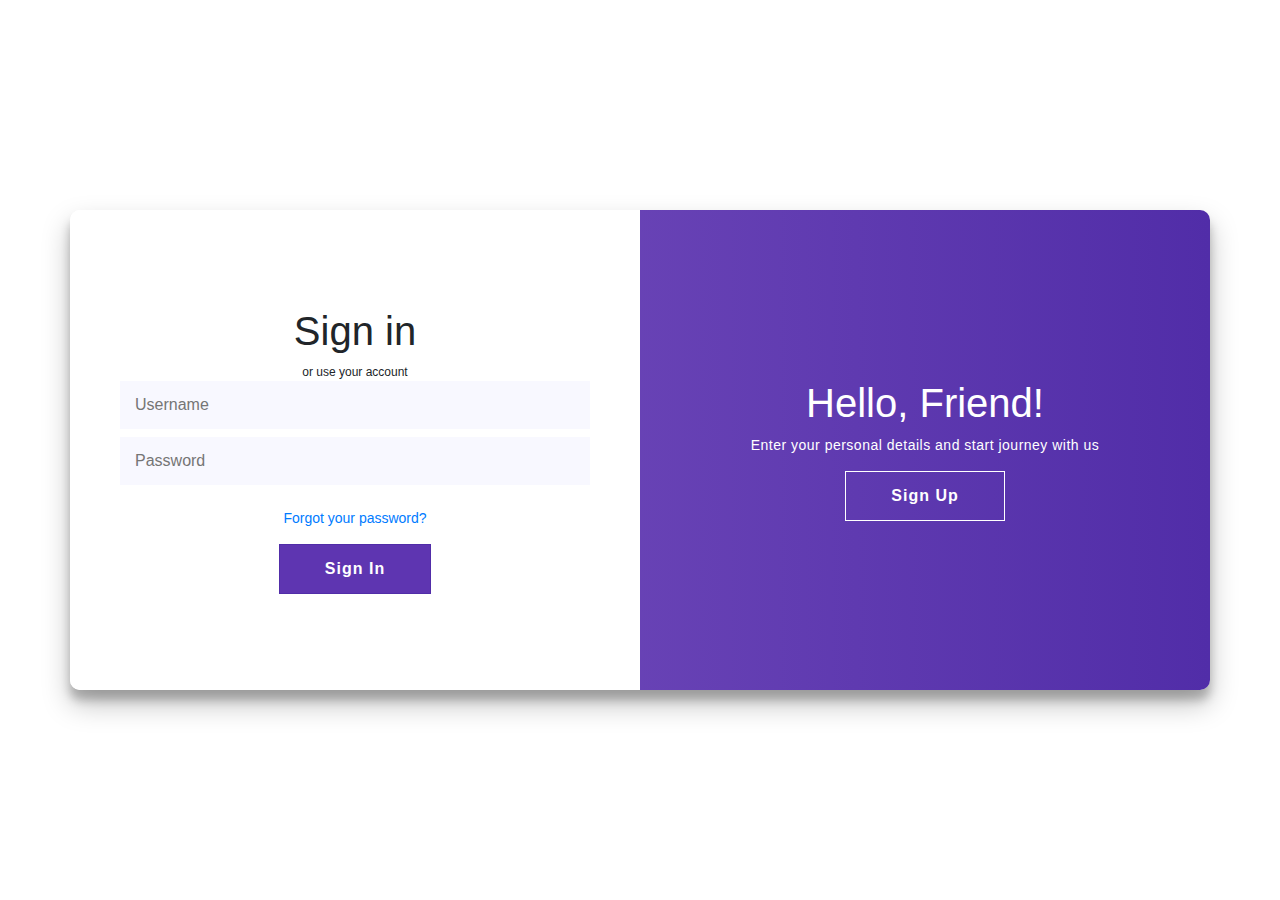
<file: src/main/resources/public/login.html>
<!DOCTYPE html>
<html>
<head>
    <meta charset="UTF-8" />
    <meta name="viewport" content="width=device-width, initial-scale=1.0" />
    <link rel="stylesheet" href="css/login.css">
    <!-- Compiled and minified CSS -->
    <link rel="stylesheet" href="https://maxcdn.bootstrapcdn.com/bootstrap/4.0.0/css/bootstrap.min.css" integrity="sha384-Gn5384xqQ1aoWXA+058RXPxPg6fy4IWvTNh0E263XmFcJlSAwiGgFAW/dAiS6JXm" crossorigin="anonymous">
    <!-- Compiled and minified JavaScript -->
    <link rel="stylesheet" href="https://maxcdn.bootstrapcdn.com/font-awesome/4.5.0/css/font-awesome.min.css">
    <link rel="stylesheet" href="https://use.fontawesome.com/releases/v5.0.8/css/all.css" integrity="sha384-3AB7yXWz4OeoZcPbieVW64vVXEwADiYyAEhwilzWsLw+9FgqpyjjStpPnpBO8o8S" crossorigin="anonymous">
    <script src="https://code.jquery.com/jquery-3.2.1.slim.min.js" integrity="sha384-KJ3o2DKtIkvYIK3UENzmM7KCkRr/rE9/Qpg6aAZGJwFDMVNA/GpGFF93hXpG5KkN" crossorigin="anonymous"></script>
    <script src="https://cdnjs.cloudflare.com/ajax/libs/popper.js/1.12.9/umd/popper.min.js" integrity="sha384-ApNbgh9B+Y1QKtv3Rn7W3mgPxhU9K/ScQsAP7hUibX39j7fakFPskvXusvfa0b4Q" crossorigin="anonymous"></script>
    <script src="https://maxcdn.bootstrapcdn.com/bootstrap/4.0.0/js/bootstrap.min.js" integrity="sha384-JZR6Spejh4U02d8jOt6vLEHfe/JQGiRRSQQxSfFWpi1MquVdAyjUar5+76PVCmYl" crossorigin="anonymous"></script>
    <title>USER REGISTRATION AND LOGIN</title>
</head>

<body>
<!-- Start of Container -->
<div class="container" id="container">
    <div class="form-container sign-up-container">
        <form action="#" name="signupForm">
            <h1>Create Account</h1>
            <span>or use your email for registration</span>
            <input type="text" name="displayName" placeholder="Display Name"/>
            <input type="text"  name="username" placeholder="username"/>
            <input type="password" name="password" placeholder="Password"/>
            <button>Sign Up</button>
        </form>
    </div>
    <div class="form-container sign-in-container">
        <form method="post" action="/performLogin">
            <h1>Sign in</h1>
            <span>or use your account</span>
            <input type="text" placeholder="Username" name="username" />
            <input type="password" placeholder="Password" name="password"/>
            <a href="#">Forgot your password?</a>
            <button>Sign In</button>
        </form>
    </div>
    <div class="overlay-container">
        <div class="overlay">
            <div class="overlay-panel overlay-left">
                <h1>Welcome to ProtoChat</h1>
                <p>To keep connected with us please login with your personal info</p>
                <button class="btnStyle" id="signIn">Sign In</button>
            </div>
            <div class="overlay-panel overlay-right">
                <h1>Hello, Friend!</h1>
                <p>Enter your personal details and start journey with us</p>
                <button class="btnStyle" id="signUp">Sign Up</button>
            </div>
        </div>
    </div>
</div>
<!-- End of Container -->
<script src="js/login.js"></script>
</body>
</html>
</file>
<file: src/main/resources/public/css/login.css>
@import url('https://fonts.googleapis.com/css?family=Montserrat:400,800');

* {
    box-sizing: border-box;
}

body {
    background: #f6f5f7;
    display: flex;
    justify-content: center;
    align-items: center;
    flex-direction: column;
    font-family: 'Montserrat', sans-serif;
    height: 100vh;
    margin: -20px 0 50px;
}

h1 {
    font-weight: bold;
    margin: 0;
}

h2 {
    text-align: center;
}

p {
    font-size: 14px;
    font-weight: 100;
    line-height: 20px;
    letter-spacing: 0.5px;
    margin: 20px 0 30px;
}

span {
    font-size: 12px;
}

a {
    color: #333;
    font-size: 14px;
    text-decoration: none;
    margin: 15px 0;
}

button {
    border-radius: 20px;
    border: 1px solid #512da8;
    background-color: #5e35b1;
    color: #FFFFFF;
    font-size: 12px;
    font-weight: bold;
    padding: 12px 45px;
    letter-spacing: 1px;
    text-transform: uppercase;
    transition: transform 80ms ease-in;
}

button:active {
    transform: scale(0.95);
}

button:focus {
    outline: none;
}

button.btnStyle {
    background-color: transparent;
    border-color: #FFFFFF;
}

form {
    background-color: #FFFFFF;
    display: flex;
    align-items: center;
    justify-content: center;
    flex-direction: column;
    padding: 0 50px;
    height: 100%;
    text-align: center;
}

input {
    background-color: ghostwhite;
    border: none;
    padding: 12px 15px;
	margin:16px 0px;
	margin-bottom:8px !important;
    width: 100%;
}

.container {
    background-color: #fff;
    border-radius: 10px;
    box-shadow: 0 14px 28px rgba(0,0,0,0.25),
            0 10px 10px rgba(0,0,0,0.22);
    position: relative;
    overflow: hidden;
    width: 768px;
    max-width: 100%;
    min-height: 480px;
}

.form-container {
    position: absolute;
    top: 0;
    height: 100%;
    transition: all 0.6s ease-in-out;
}

.sign-in-container {
    left: 0;
    width: 50%;
    z-index: 2;
}

.container.right-panel-active .sign-in-container {
    transform: translateX(100%);
}

.sign-up-container {
    left: 0;
    width: 50%;
    opacity: 0;
    z-index: 1;
}

.container.right-panel-active .sign-up-container {
    transform: translateX(100%);
    opacity: 1;
    z-index: 5;
    animation: show 0.6s;
}

@keyframes show {
    0%, 49.99% {
        opacity: 0;
        z-index: 1;
    }

    50%, 100% {
        opacity: 1;
        z-index: 5;
    }
}

.overlay-container {
    position: absolute;
    top: 0;
    left: 50%;
    width: 50%;
    height: 100%;
    overflow: hidden;
    transition: transform 0.6s ease-in-out;
    z-index: 100;
}

.container.right-panel-active .overlay-container{
    transform: translateX(-100%);
}

.overlay {
    background: -webkit-linear-gradient(to left, #432b6b, #3d206e);
    background: linear-gradient(to left, #512da8, #7e57c2);
    background-repeat: no-repeat;
    background-size: cover;
    background-position: 0 0;
    color: #FFFFFF;
    position: relative;
    left: -100%;
    height: 100%;
    width: 200%;
    transform: translateX(0);
    transition: transform 0.6s ease-in-out;
}

.container.right-panel-active .overlay {
    transform: translateX(50%);
}

.overlay-panel {
    position: absolute;
    display: flex;
    align-items: center;
    justify-content: center;
    flex-direction: column;
    padding: 0 40px;
    text-align: center;
    top: 0;
    height: 100%;
    width: 50%;
    transform: translateX(0);
    transition: transform 0.6s ease-in-out;
}

.overlay-left {
    transform: translateX(-20%);
}

.container.right-panel-active .overlay-left {
    transform: translateX(0);
}

.overlay-right {
    right: 0;
    transform: translateX(0);
}

.container.right-panel-active .overlay-right {
    transform: translateX(20%);
}

.social-container {
    margin: 20px 0;
}

.social-container a {
    border: 1px solid #DDDDDD;
	border-radius: 50%;
    display: inline-flex;
    justify-content: center;
    align-items: center;
    margin: 0 5px;
    height: 40px;
    width: 40px;
}
</file>
